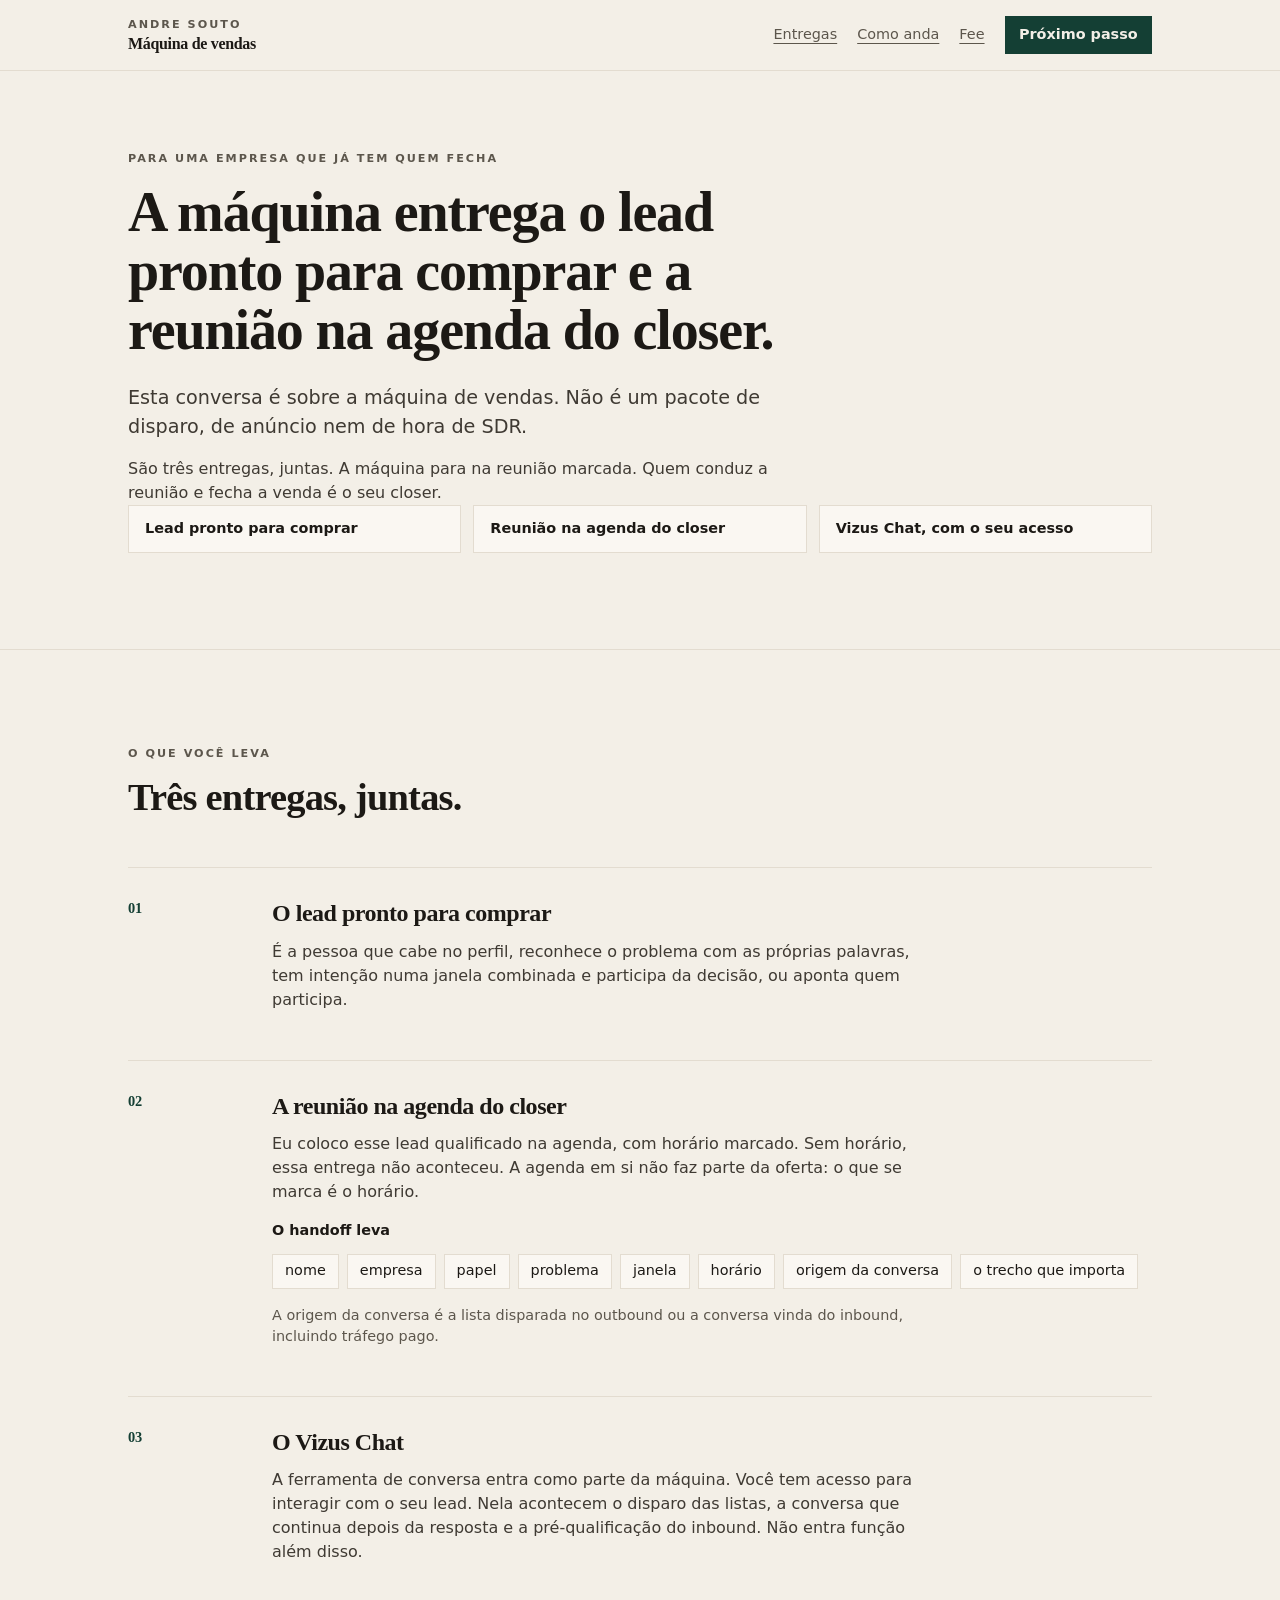
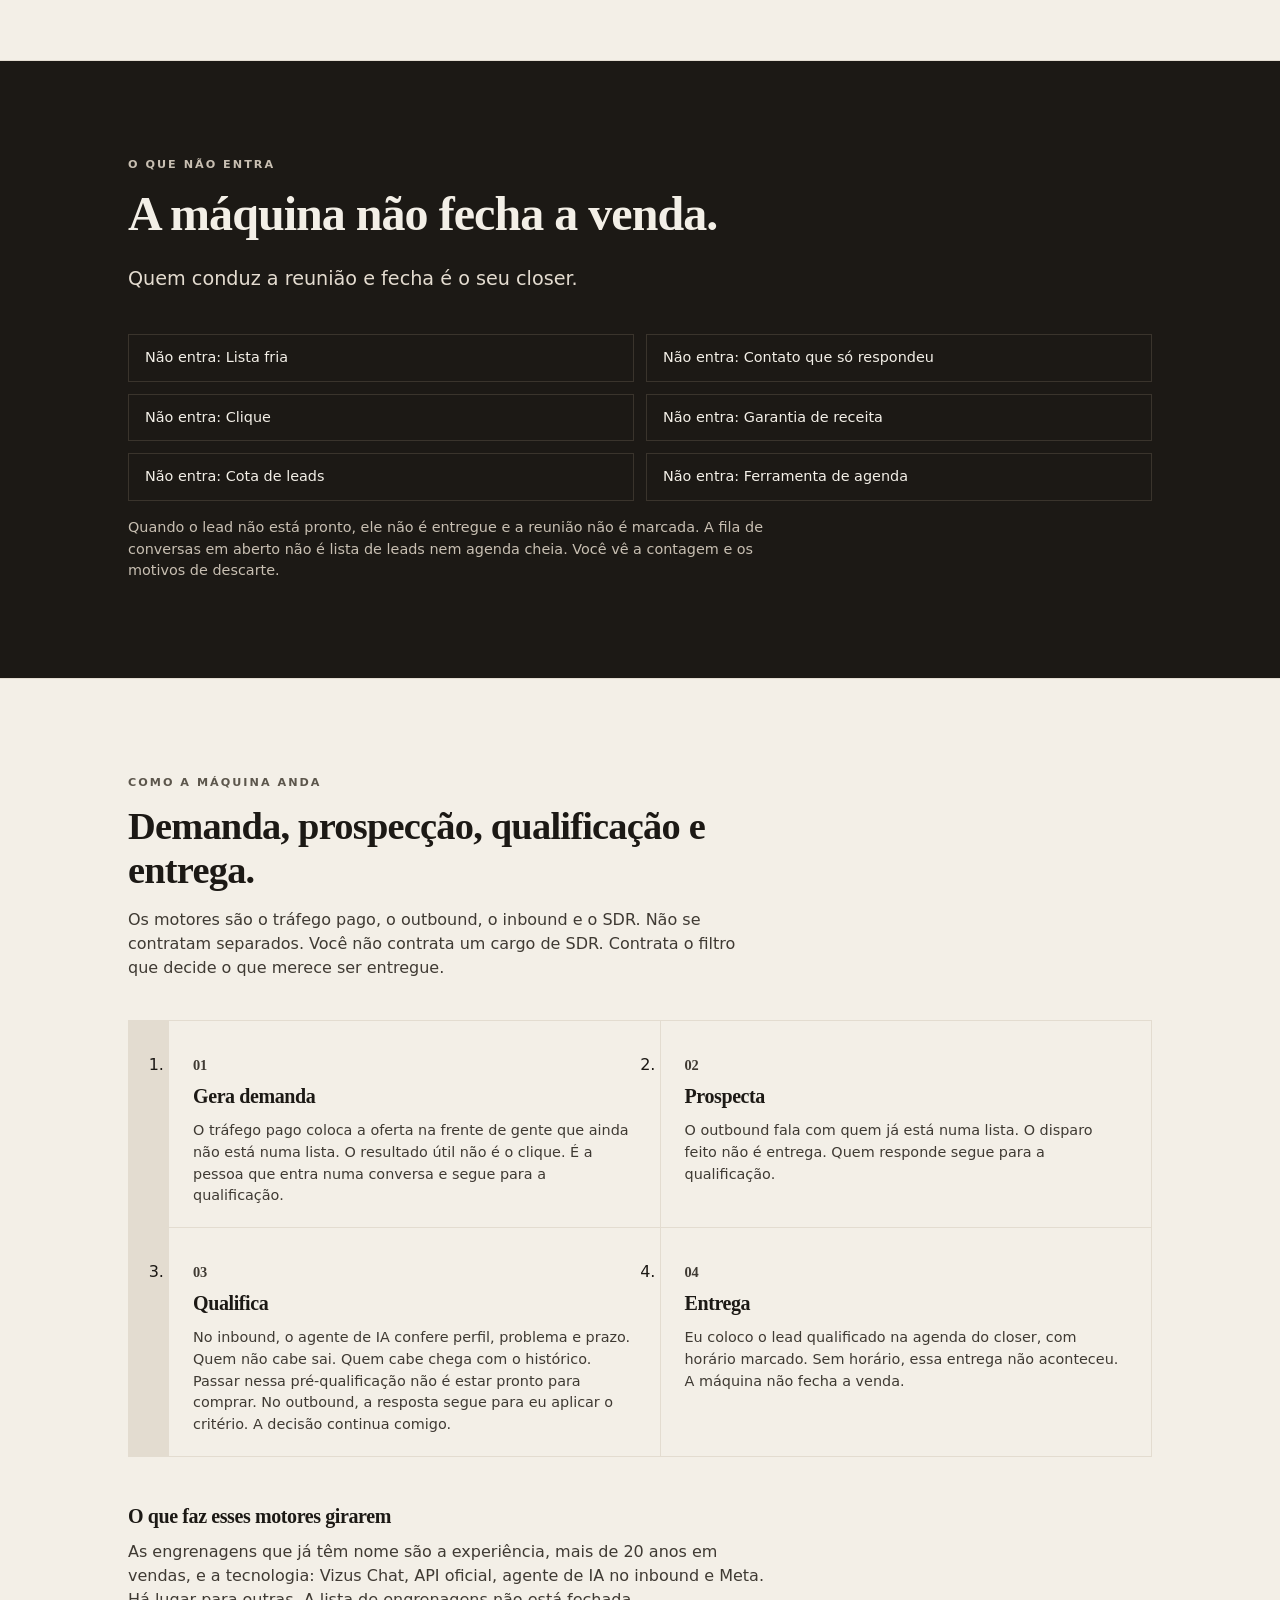
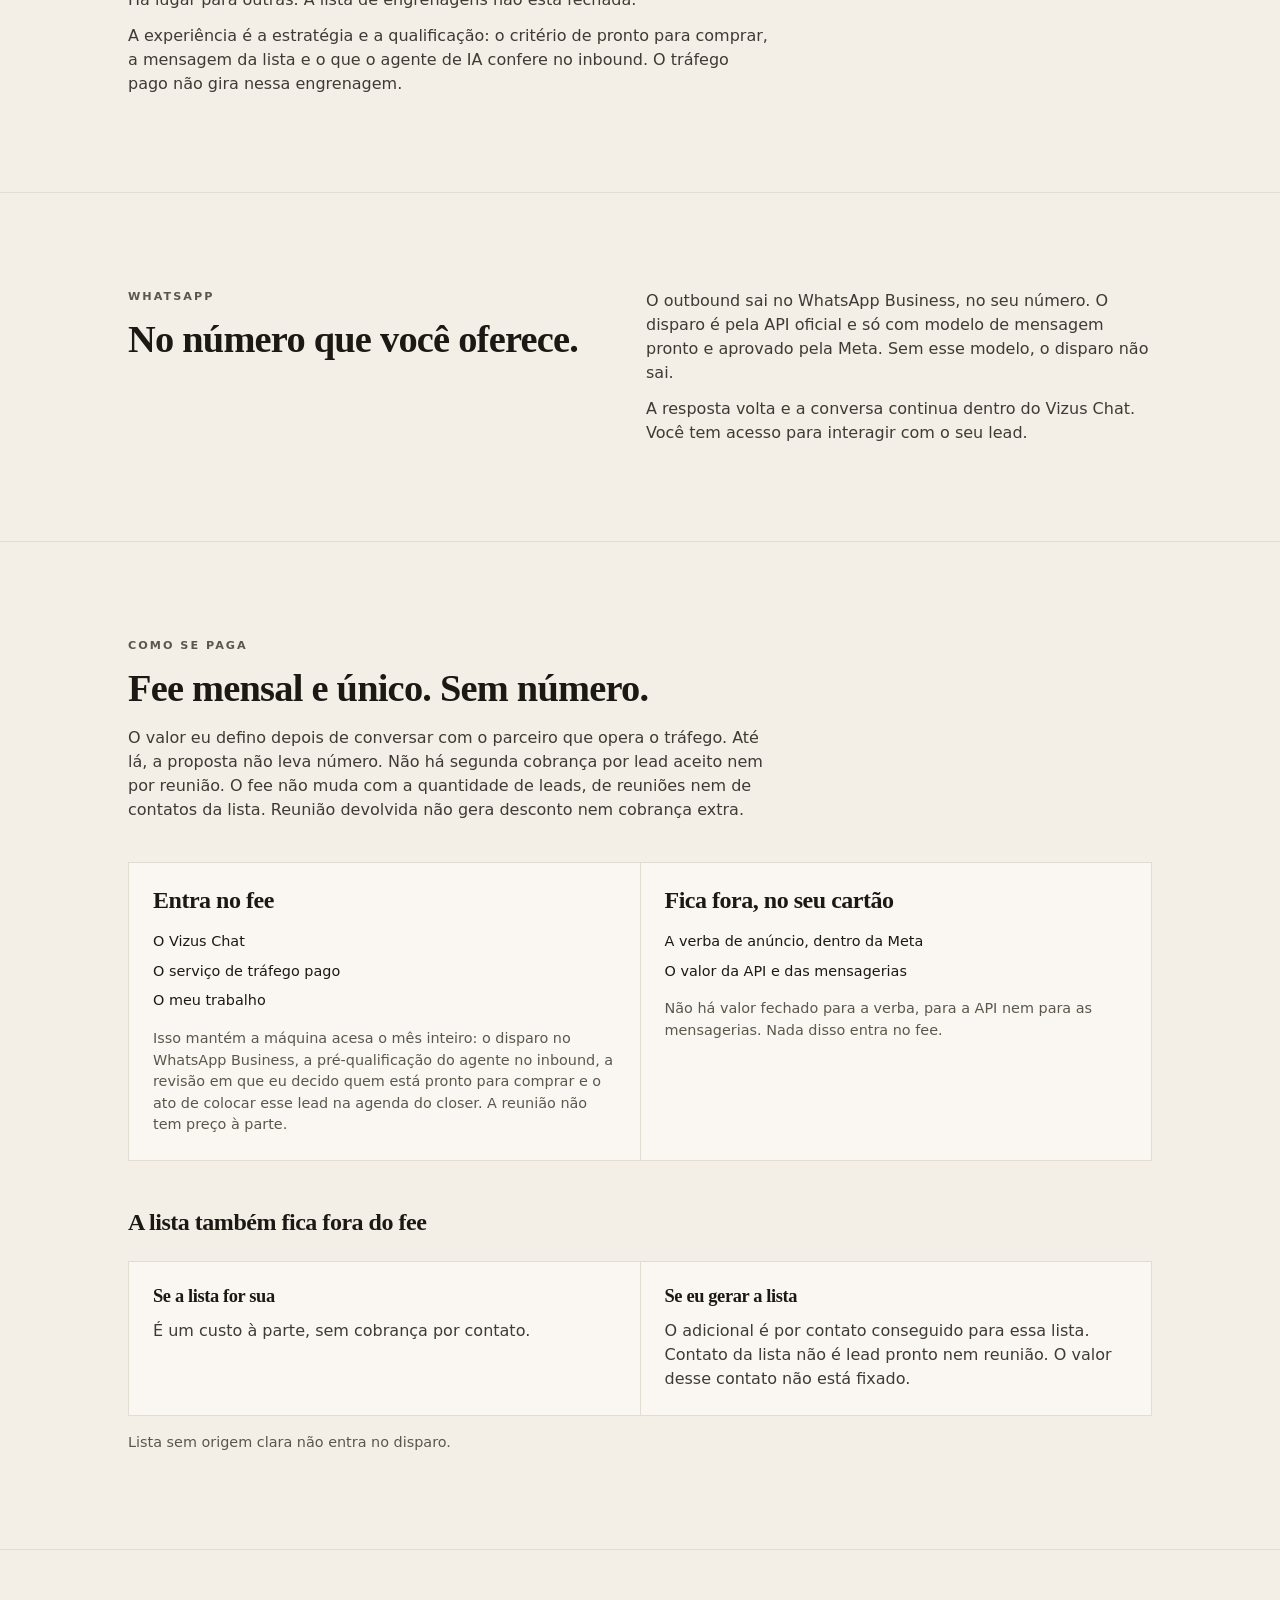
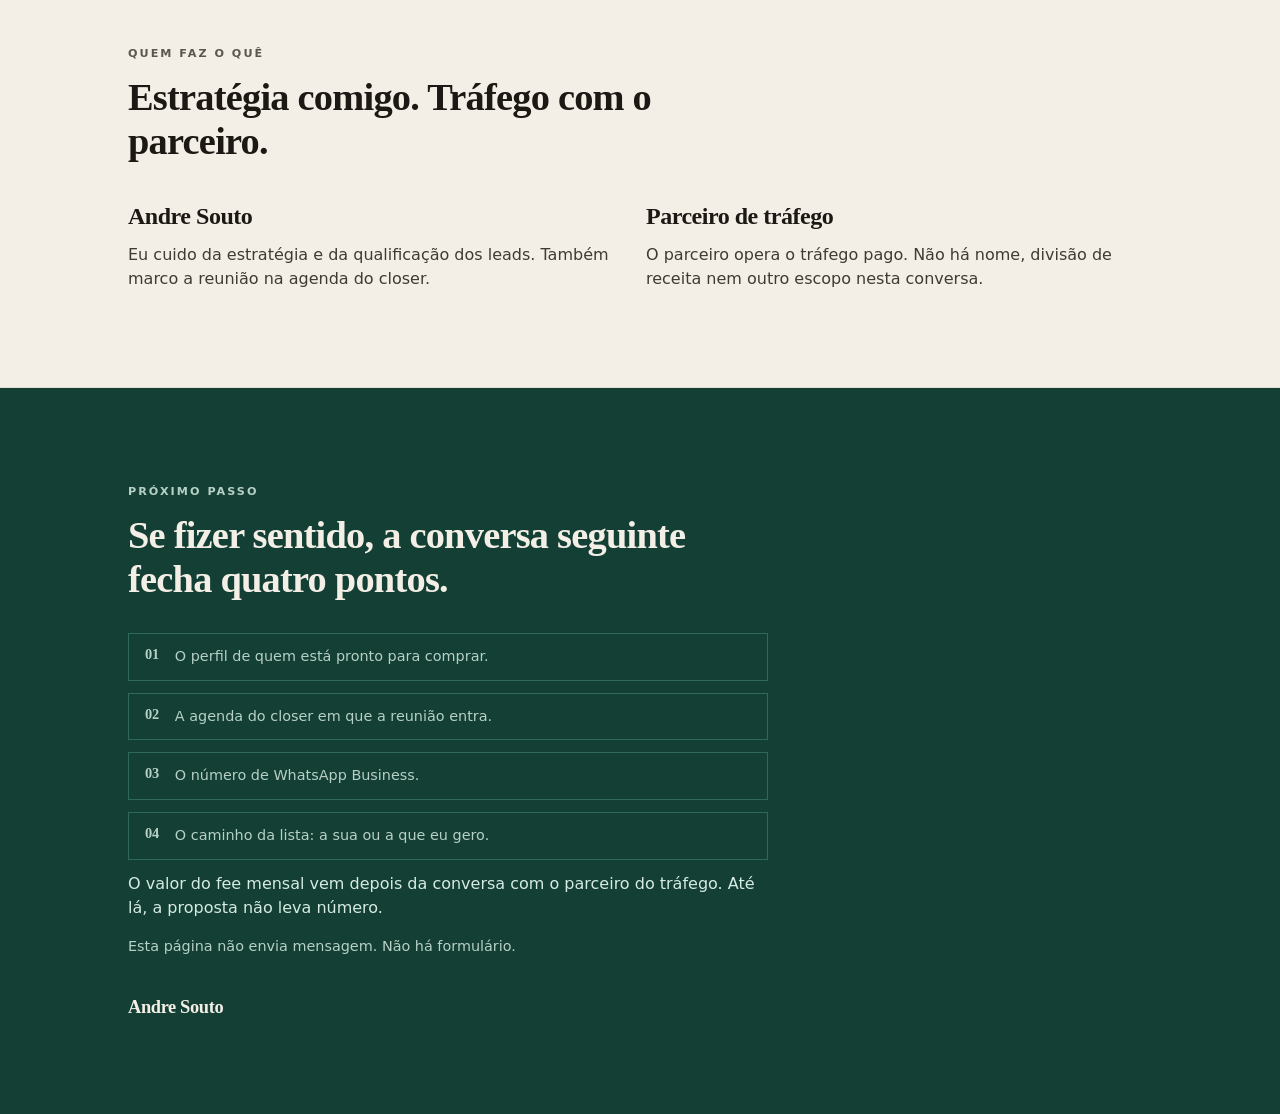
<file: landing.html>
<!DOCTYPE html>
<html lang="pt-BR">
<head>
  <meta charset="UTF-8">
  <meta name="viewport" content="width=device-width, initial-scale=1">
  <title>Máquina de vendas | Andre Souto</title>
  <style>
    :root {
      --paper: #f3efe7;
      --paper-2: #faf7f2;
      --ink: #1c1915;
      --body: #3f3a33;
      --muted: #5c564c;
      --line: #e3dcd0;
      --green: #143f34;
      --green-2: #0f3128;
      --cream: #f3efe7;
      --sand: #c8bfb2;
      --night: #1c1915;
      --night-line: #3a342c;
      --mist: #e4dcd0;
      --sea: #b7d0c6;
      --sea-2: #d5ebe3;
      --sea-line: #2f6a59;
    }

    * { box-sizing: border-box; }

    html { scroll-behavior: smooth; }

    body {
      margin: 0;
      background: var(--paper);
      color: var(--ink);
      font-family: "Segoe UI", system-ui, sans-serif;
      line-height: 1.5;
    }

    h1, h2, h3, h4, .display {
      font-family: Georgia, "Iowan Old Style", Palatino, serif;
      font-weight: 600;
      letter-spacing: -0.02em;
      line-height: 1.15;
    }

    a { color: inherit; }

    .skip {
      position: absolute;
      left: 1rem;
      top: 1rem;
      transform: translateY(-150%);
      background: var(--green);
      color: var(--cream);
      padding: 0.5rem 0.75rem;
      z-index: 30;
    }

    .skip:focus { transform: none; }

    .header {
      position: sticky;
      top: 0;
      z-index: 20;
      border-bottom: 1px solid var(--line);
      background: rgba(243, 239, 231, 0.95);
    }

    .bar, .wrap {
      width: min(64rem, calc(100% - 2.5rem));
      margin-inline: auto;
    }

    .bar {
      display: flex;
      align-items: center;
      justify-content: space-between;
      gap: 1rem;
      padding: 1rem 0;
    }

    .brand {
      text-decoration: none;
    }

    .kicker {
      display: block;
      margin: 0;
      font-family: "Segoe UI", system-ui, sans-serif;
      font-size: 0.7rem;
      font-weight: 600;
      letter-spacing: 0.18em;
      text-transform: uppercase;
      color: var(--muted);
    }

    .brand strong {
      display: block;
      font-size: 1rem;
      line-height: 1.2;
    }

    nav {
      display: flex;
      align-items: center;
      gap: 1.25rem;
      font-size: 0.9rem;
    }

    nav a:not(.button) {
      color: var(--muted);
      text-underline-offset: 0.25rem;
    }

    nav a:not(.button):hover { text-decoration: underline; }

    .button {
      display: inline-flex;
      align-items: center;
      background: var(--green);
      color: var(--cream);
      text-decoration: none;
      font-weight: 600;
      padding: 0.5rem 0.9rem;
    }

    .button:hover { background: var(--green-2); }

    .button:focus-visible,
    a:focus-visible {
      outline: 2px solid var(--green);
      outline-offset: 2px;
    }

    .hero { padding: 3.5rem 0 4rem; }

    h1 {
      max-width: 46rem;
      margin: 1rem 0 0;
      font-size: clamp(2.1rem, 5vw, 3.5rem);
      line-height: 1.05;
    }

    .lede {
      max-width: 40rem;
      margin: 1.5rem 0 0;
      font-size: 1.2rem;
      color: var(--body);
    }

    .note {
      max-width: 40rem;
      margin: 1rem 0 0;
      color: var(--body);
    }

    .chips, .split, .cards, .moves, .roles {
      display: grid;
      gap: 0.75rem;
    }

    .chips { margin-top: 2.5rem; }

    .chips li, .tags li, .out li, .plain li, .steps li {
      list-style: none;
    }

    .chips, .tags, .out, .plain, .steps { margin: 0; padding: 0; }

    .chips li {
      border: 1px solid var(--line);
      background: var(--paper-2);
      padding: 0.75rem 1rem;
      font-size: 0.9rem;
      font-weight: 600;
    }

    section.band { border-top: 1px solid var(--line); }

    .section { padding: 4rem 0; }

    h2 {
      max-width: 40rem;
      margin: 0.75rem 0 0;
      font-size: clamp(1.8rem, 3vw, 2.4rem);
    }

    .delivery {
      display: grid;
      gap: 1rem;
      border-top: 1px solid var(--line);
      padding-top: 2rem;
      margin-top: 3rem;
    }

    .num {
      margin: 0;
      color: var(--green);
      font-size: 0.9rem;
    }

    h3 { margin: 0; font-size: 1.5rem; }
    h4 { margin: 0; font-size: 1.15rem; }

    section[id] { scroll-margin-top: 5rem; }

    .copy, .small {
      max-width: 40rem;
      color: var(--body);
    }

    .copy { margin: 0.75rem 0 0; }
    .copy.first { margin-top: 0; }

    .label {
      margin: 1rem 0 0;
      font-size: 0.9rem;
      font-weight: 600;
    }

    .tags {
      display: flex;
      flex-wrap: wrap;
      gap: 0.5rem;
      margin-top: 0.75rem;
    }

    .tags li {
      border: 1px solid var(--line);
      background: var(--paper-2);
      padding: 0.35rem 0.75rem;
      font-size: 0.9rem;
    }

    .small {
      margin: 1rem 0 0;
      font-size: 0.9rem;
      color: var(--muted);
    }

    .night {
      background: var(--night);
      color: var(--cream);
      border-top-color: var(--night);
    }

    .night .kicker { color: var(--sand); }

    .night h2 { max-width: 46rem; font-size: clamp(2rem, 4vw, 3rem); }

    .night .lede { color: var(--mist); }

    .out {
      display: grid;
      gap: 0.75rem;
      margin-top: 2.5rem;
    }

    .out li {
      border: 1px solid var(--night-line);
      padding: 0.75rem 1rem;
      font-size: 0.9rem;
    }

    .night .small { color: var(--sand); }

    .intro {
      max-width: 40rem;
      margin: 1rem 0 0;
      color: var(--body);
    }

    .moves {
      margin-top: 2.5rem;
      border: 1px solid var(--line);
      gap: 1px;
      background: var(--line);
    }

    .moves li {
      background: var(--paper);
      padding: 1.25rem 1.5rem;
    }

    .moves h3 { margin-top: 0.75rem; font-size: 1.25rem; }

    .moves p { margin: 0.75rem 0 0; font-size: 0.9rem; color: var(--body); }

    .gears { max-width: 40rem; margin-top: 3rem; }

    .gears h3 { font-size: 1.25rem; }

    .split { margin-top: 0; }

    .panel, .card {
      background: var(--paper-2);
      padding: 1.5rem;
    }

    .cards, .fee-grid {
      margin-top: 1.5rem;
      border: 1px solid var(--line);
      gap: 1px;
      background: var(--line);
    }

    .fee-grid { display: grid; margin-top: 2.5rem; }

    .plain { display: grid; gap: 0.5rem; margin-top: 1rem; font-size: 0.9rem; }

    .list-title { margin: 3rem 0 0; font-size: 1.5rem; }

    .roles { margin-top: 2.5rem; }

    .talk {
      background: var(--green);
      color: var(--cream);
      border-top-color: var(--green);
    }

    .talk .kicker { color: var(--sea); }

    .steps { display: grid; gap: 0.75rem; max-width: 40rem; margin-top: 2rem; }

    .steps li {
      display: flex;
      gap: 1rem;
      border: 1px solid var(--sea-line);
      padding: 0.75rem 1rem;
    }

    .steps span { color: var(--sea); font-size: 0.9rem; }

    .talk .copy { color: var(--sea-2); }

    .talk .small { color: var(--sea); }

    .sign { margin: 2.5rem 0 0; font-size: 1.15rem; }

    @media (min-width: 640px) {
      .chips, .out { grid-template-columns: 1fr 1fr; }
      .moves { grid-template-columns: 1fr 1fr; }
    }

    @media (min-width: 800px) {
      .bar, .wrap { width: min(64rem, calc(100% - 4rem)); }
      .hero { padding: 5rem 0 6rem; }
      .section { padding: 6rem 0; }
      .chips { grid-template-columns: 1fr 1fr 1fr; }
      .delivery { grid-template-columns: 8rem 1fr; }
      .split, .fee-grid, .cards, .roles { grid-template-columns: 1fr 1fr; }
      .nav-quiet { display: inline; }
    }

    @media (max-width: 799px) {
      .nav-quiet { display: none; }
    }
  </style>
</head>
<body id="topo">
  <a class="skip" href="#conteudo">Ir para o conteúdo</a>

  <header class="header">
    <div class="bar">
      <a class="brand" href="#topo">
        <span class="kicker">Andre Souto</span>
        <strong class="display">Máquina de vendas</strong>
      </a>
      <nav aria-label="Nesta página">
        <a class="nav-quiet" href="#entregas">Entregas</a>
        <a class="nav-quiet" href="#anda">Como anda</a>
        <a class="nav-quiet" href="#fee">Fee</a>
        <a class="button" href="#conversa">Próximo passo</a>
      </nav>
    </div>
  </header>

  <main id="conteudo">
    <section class="wrap hero">
      <p class="kicker">Para uma empresa que já tem quem fecha</p>
      <h1>A máquina entrega o lead pronto para comprar e a reunião na agenda do closer.</h1>
      <p class="lede">Esta conversa é sobre a máquina de vendas. Não é um pacote de disparo, de anúncio nem de hora de SDR.</p>
      <p class="note">São três entregas, juntas. A máquina para na reunião marcada. Quem conduz a reunião e fecha a venda é o seu closer.</p>
      <ul class="chips">
        <li>Lead pronto para comprar</li>
        <li>Reunião na agenda do closer</li>
        <li>Vizus Chat, com o seu acesso</li>
      </ul>
    </section>

    <section id="entregas" class="band">
      <div class="wrap section">
        <p class="kicker">O que você leva</p>
        <h2>Três entregas, juntas.</h2>

        <article class="delivery">
          <p class="num display">01</p>
          <div>
            <h3>O lead pronto para comprar</h3>
            <p class="copy">É a pessoa que cabe no perfil, reconhece o problema com as próprias palavras, tem intenção numa janela combinada e participa da decisão, ou aponta quem participa.</p>
          </div>
        </article>

        <article class="delivery">
          <p class="num display">02</p>
          <div>
            <h3>A reunião na agenda do closer</h3>
            <p class="copy">Eu coloco esse lead qualificado na agenda, com horário marcado. Sem horário, essa entrega não aconteceu. A agenda em si não faz parte da oferta: o que se marca é o horário.</p>
            <p class="label">O handoff leva</p>
            <ul class="tags">
              <li>nome</li>
              <li>empresa</li>
              <li>papel</li>
              <li>problema</li>
              <li>janela</li>
              <li>horário</li>
              <li>origem da conversa</li>
              <li>o trecho que importa</li>
            </ul>
            <p class="small">A origem da conversa é a lista disparada no outbound ou a conversa vinda do inbound, incluindo tráfego pago.</p>
          </div>
        </article>

        <article class="delivery">
          <p class="num display">03</p>
          <div>
            <h3>O Vizus Chat</h3>
            <p class="copy">A ferramenta de conversa entra como parte da máquina. Você tem acesso para interagir com o seu lead. Nela acontecem o disparo das listas, a conversa que continua depois da resposta e a pré-qualificação do inbound. Não entra função além disso.</p>
          </div>
        </article>
      </div>
    </section>

    <section id="fora" class="band night">
      <div class="wrap section">
        <p class="kicker">O que não entra</p>
        <h2>A máquina não fecha a venda.</h2>
        <p class="lede">Quem conduz a reunião e fecha é o seu closer.</p>
        <ul class="out">
          <li>Não entra: Lista fria</li>
          <li>Não entra: Contato que só respondeu</li>
          <li>Não entra: Clique</li>
          <li>Não entra: Garantia de receita</li>
          <li>Não entra: Cota de leads</li>
          <li>Não entra: Ferramenta de agenda</li>
        </ul>
        <p class="small">Quando o lead não está pronto, ele não é entregue e a reunião não é marcada. A fila de conversas em aberto não é lista de leads nem agenda cheia. Você vê a contagem e os motivos de descarte.</p>
      </div>
    </section>

    <section id="anda" class="band">
      <div class="wrap section">
        <p class="kicker">Como a máquina anda</p>
        <h2>Demanda, prospecção, qualificação e entrega.</h2>
        <p class="intro">Os motores são o tráfego pago, o outbound, o inbound e o SDR. Não se contratam separados. Você não contrata um cargo de SDR. Contrata o filtro que decide o que merece ser entregue.</p>
        <ol class="moves">
          <li>
            <p class="num display">01</p>
            <h3>Gera demanda</h3>
            <p>O tráfego pago coloca a oferta na frente de gente que ainda não está numa lista. O resultado útil não é o clique. É a pessoa que entra numa conversa e segue para a qualificação.</p>
          </li>
          <li>
            <p class="num display">02</p>
            <h3>Prospecta</h3>
            <p>O outbound fala com quem já está numa lista. O disparo feito não é entrega. Quem responde segue para a qualificação.</p>
          </li>
          <li>
            <p class="num display">03</p>
            <h3>Qualifica</h3>
            <p>No inbound, o agente de IA confere perfil, problema e prazo. Quem não cabe sai. Quem cabe chega com o histórico. Passar nessa pré-qualificação não é estar pronto para comprar. No outbound, a resposta segue para eu aplicar o critério. A decisão continua comigo.</p>
          </li>
          <li>
            <p class="num display">04</p>
            <h3>Entrega</h3>
            <p>Eu coloco o lead qualificado na agenda do closer, com horário marcado. Sem horário, essa entrega não aconteceu. A máquina não fecha a venda.</p>
          </li>
        </ol>
        <div class="gears">
          <h3>O que faz esses motores girarem</h3>
          <p class="copy">As engrenagens que já têm nome são a experiência, mais de 20 anos em vendas, e a tecnologia: Vizus Chat, API oficial, agente de IA no inbound e Meta. Há lugar para outras. A lista de engrenagens não está fechada.</p>
          <p class="copy">A experiência é a estratégia e a qualificação: o critério de pronto para comprar, a mensagem da lista e o que o agente de IA confere no inbound. O tráfego pago não gira nessa engrenagem.</p>
        </div>
      </div>
    </section>

    <section id="whatsapp" class="band">
      <div class="wrap section split">
        <div>
          <p class="kicker">WhatsApp</p>
          <h2>No número que você oferece.</h2>
        </div>
        <div>
          <p class="copy first">O outbound sai no WhatsApp Business, no seu número. O disparo é pela API oficial e só com modelo de mensagem pronto e aprovado pela Meta. Sem esse modelo, o disparo não sai.</p>
          <p class="copy">A resposta volta e a conversa continua dentro do Vizus Chat. Você tem acesso para interagir com o seu lead.</p>
        </div>
      </div>
    </section>

    <section id="fee" class="band">
      <div class="wrap section">
        <p class="kicker">Como se paga</p>
        <h2>Fee mensal e único. Sem número.</h2>
        <p class="intro">O valor eu defino depois de conversar com o parceiro que opera o tráfego. Até lá, a proposta não leva número. Não há segunda cobrança por lead aceito nem por reunião. O fee não muda com a quantidade de leads, de reuniões nem de contatos da lista. Reunião devolvida não gera desconto nem cobrança extra.</p>
        <div class="fee-grid">
          <div class="panel">
            <h3>Entra no fee</h3>
            <ul class="plain">
              <li>O Vizus Chat</li>
              <li>O serviço de tráfego pago</li>
              <li>O meu trabalho</li>
            </ul>
            <p class="small">Isso mantém a máquina acesa o mês inteiro: o disparo no WhatsApp Business, a pré-qualificação do agente no inbound, a revisão em que eu decido quem está pronto para comprar e o ato de colocar esse lead na agenda do closer. A reunião não tem preço à parte.</p>
          </div>
          <div class="panel">
            <h3>Fica fora, no seu cartão</h3>
            <ul class="plain">
              <li>A verba de anúncio, dentro da Meta</li>
              <li>O valor da API e das mensagerias</li>
            </ul>
            <p class="small">Não há valor fechado para a verba, para a API nem para as mensagerias. Nada disso entra no fee.</p>
          </div>
        </div>
        <h3 class="list-title">A lista também fica fora do fee</h3>
        <div class="cards">
          <article class="card">
            <h4>Se a lista for sua</h4>
            <p class="copy">É um custo à parte, sem cobrança por contato.</p>
          </article>
          <article class="card">
            <h4>Se eu gerar a lista</h4>
            <p class="copy">O adicional é por contato conseguido para essa lista. Contato da lista não é lead pronto nem reunião. O valor desse contato não está fixado.</p>
          </article>
        </div>
        <p class="small">Lista sem origem clara não entra no disparo.</p>
      </div>
    </section>

    <section id="papeis" class="band">
      <div class="wrap section">
        <p class="kicker">Quem faz o quê</p>
        <h2>Estratégia comigo. Tráfego com o parceiro.</h2>
        <div class="roles">
          <article>
            <h3>Andre Souto</h3>
            <p class="copy">Eu cuido da estratégia e da qualificação dos leads. Também marco a reunião na agenda do closer.</p>
          </article>
          <article>
            <h3>Parceiro de tráfego</h3>
            <p class="copy">O parceiro opera o tráfego pago. Não há nome, divisão de receita nem outro escopo nesta conversa.</p>
          </article>
        </div>
      </div>
    </section>

    <section id="conversa" class="band talk">
      <div class="wrap section">
        <p class="kicker">Próximo passo</p>
        <h2>Se fizer sentido, a conversa seguinte fecha quatro pontos.</h2>
        <ol class="steps">
          <li><span class="display">01</span><span>O perfil de quem está pronto para comprar.</span></li>
          <li><span class="display">02</span><span>A agenda do closer em que a reunião entra.</span></li>
          <li><span class="display">03</span><span>O número de WhatsApp Business.</span></li>
          <li><span class="display">04</span><span>O caminho da lista: a sua ou a que eu gero.</span></li>
        </ol>
        <p class="copy">O valor do fee mensal vem depois da conversa com o parceiro do tráfego. Até lá, a proposta não leva número.</p>
        <p class="small">Esta página não envia mensagem. Não há formulário.</p>
        <p class="sign display">Andre Souto</p>
      </div>
    </section>
  </main>
</body>
</html>
</file>
